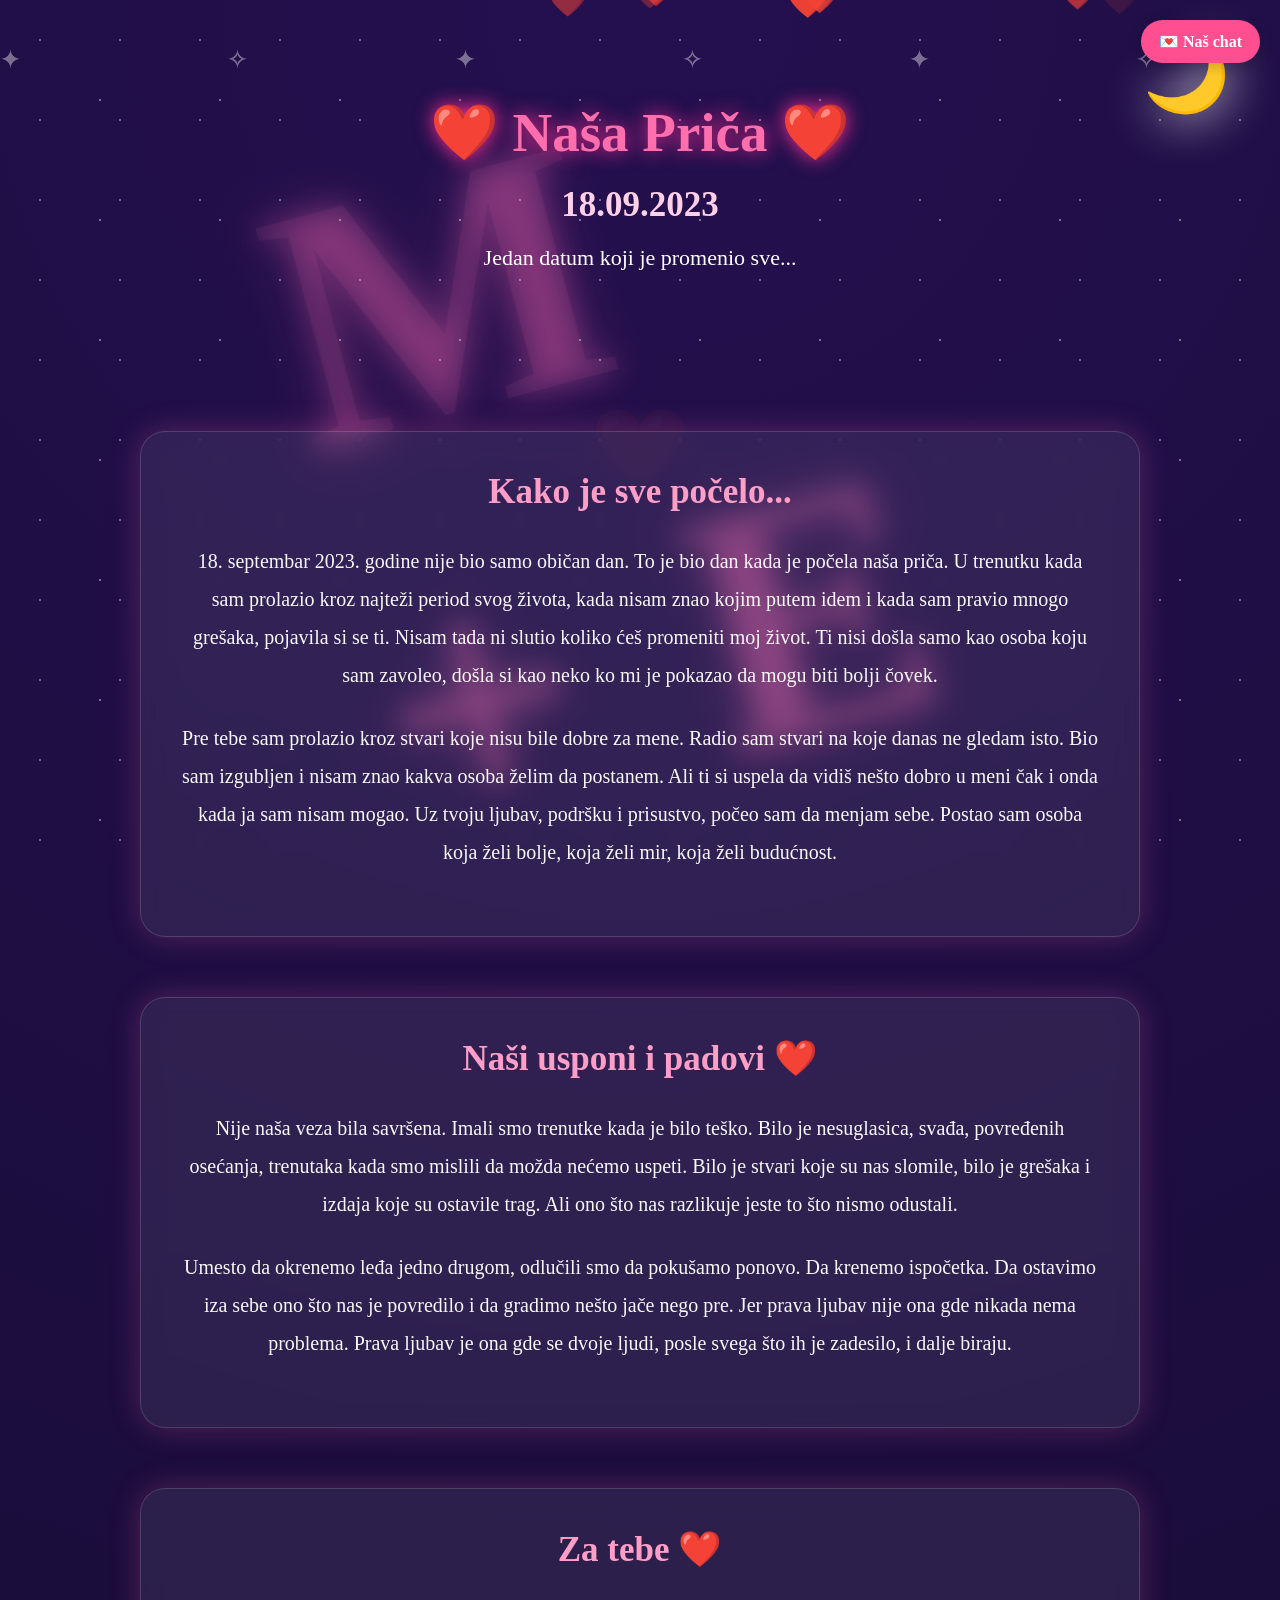
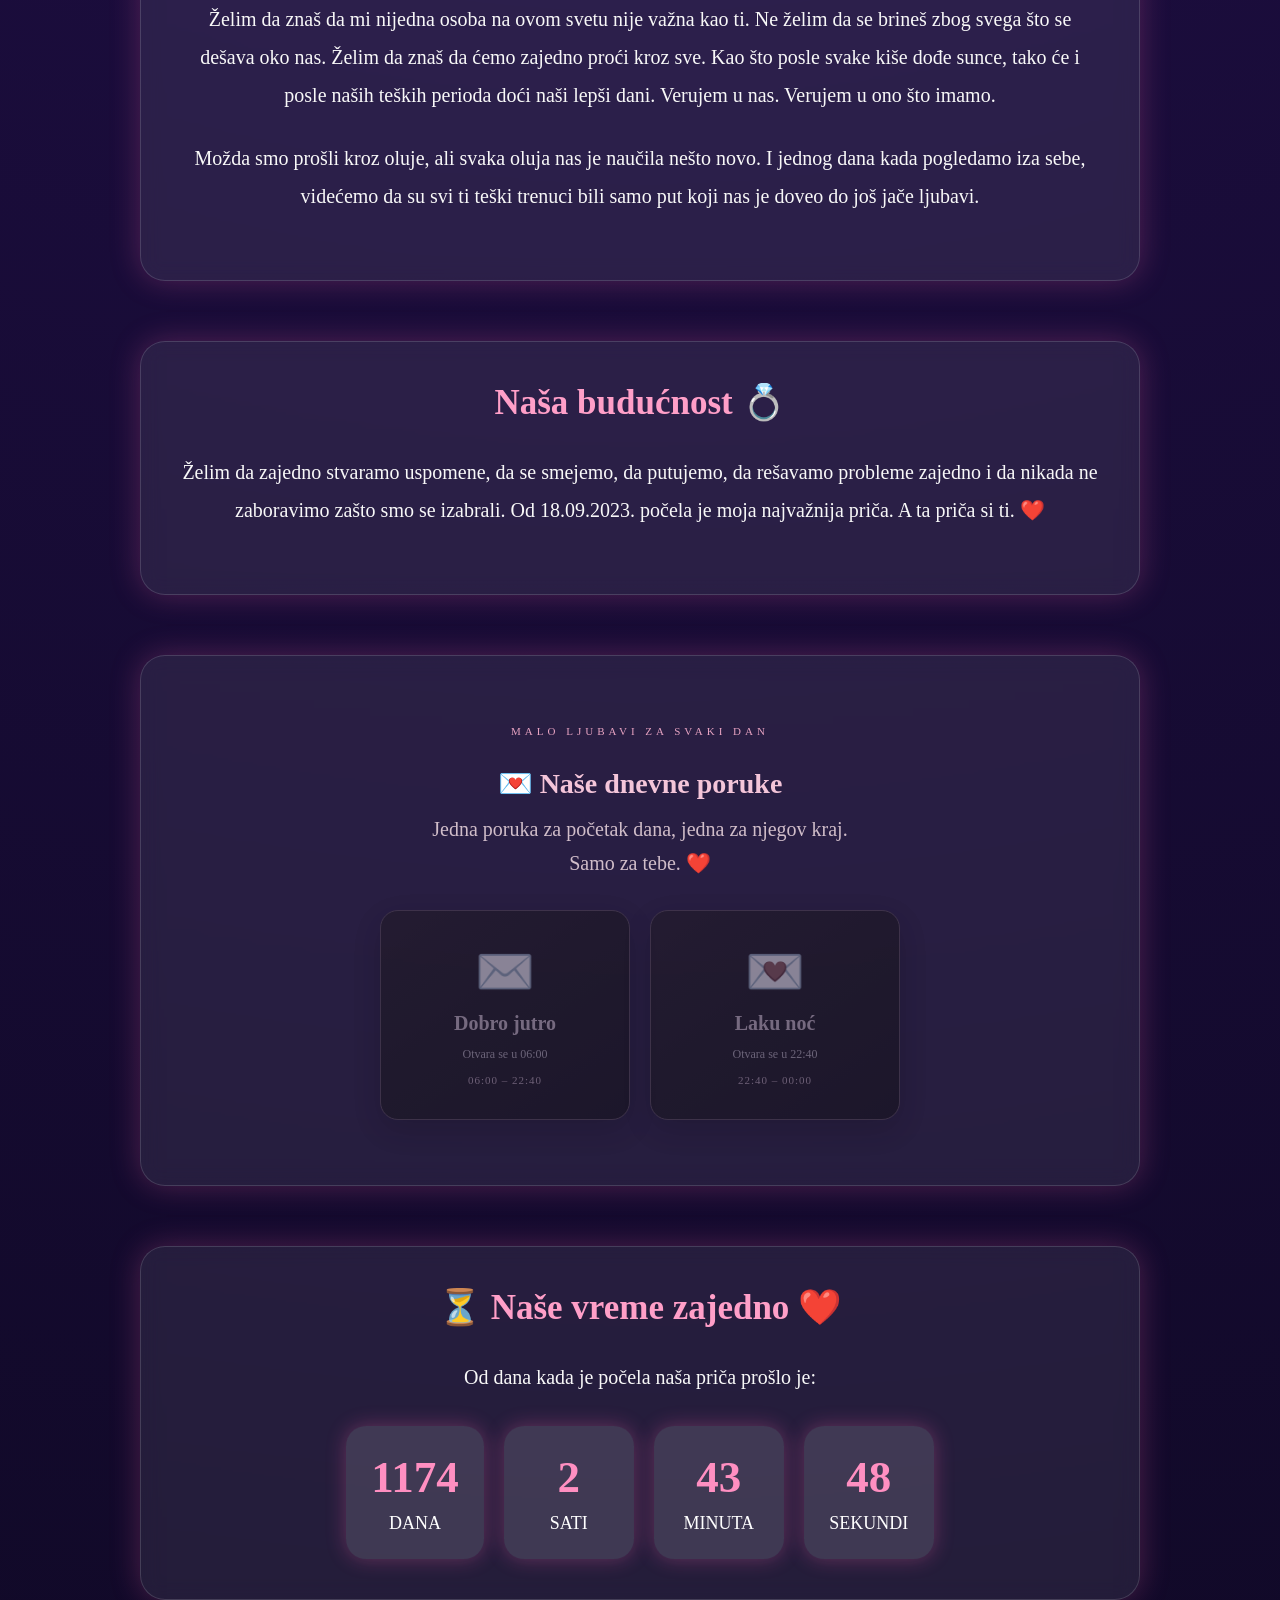
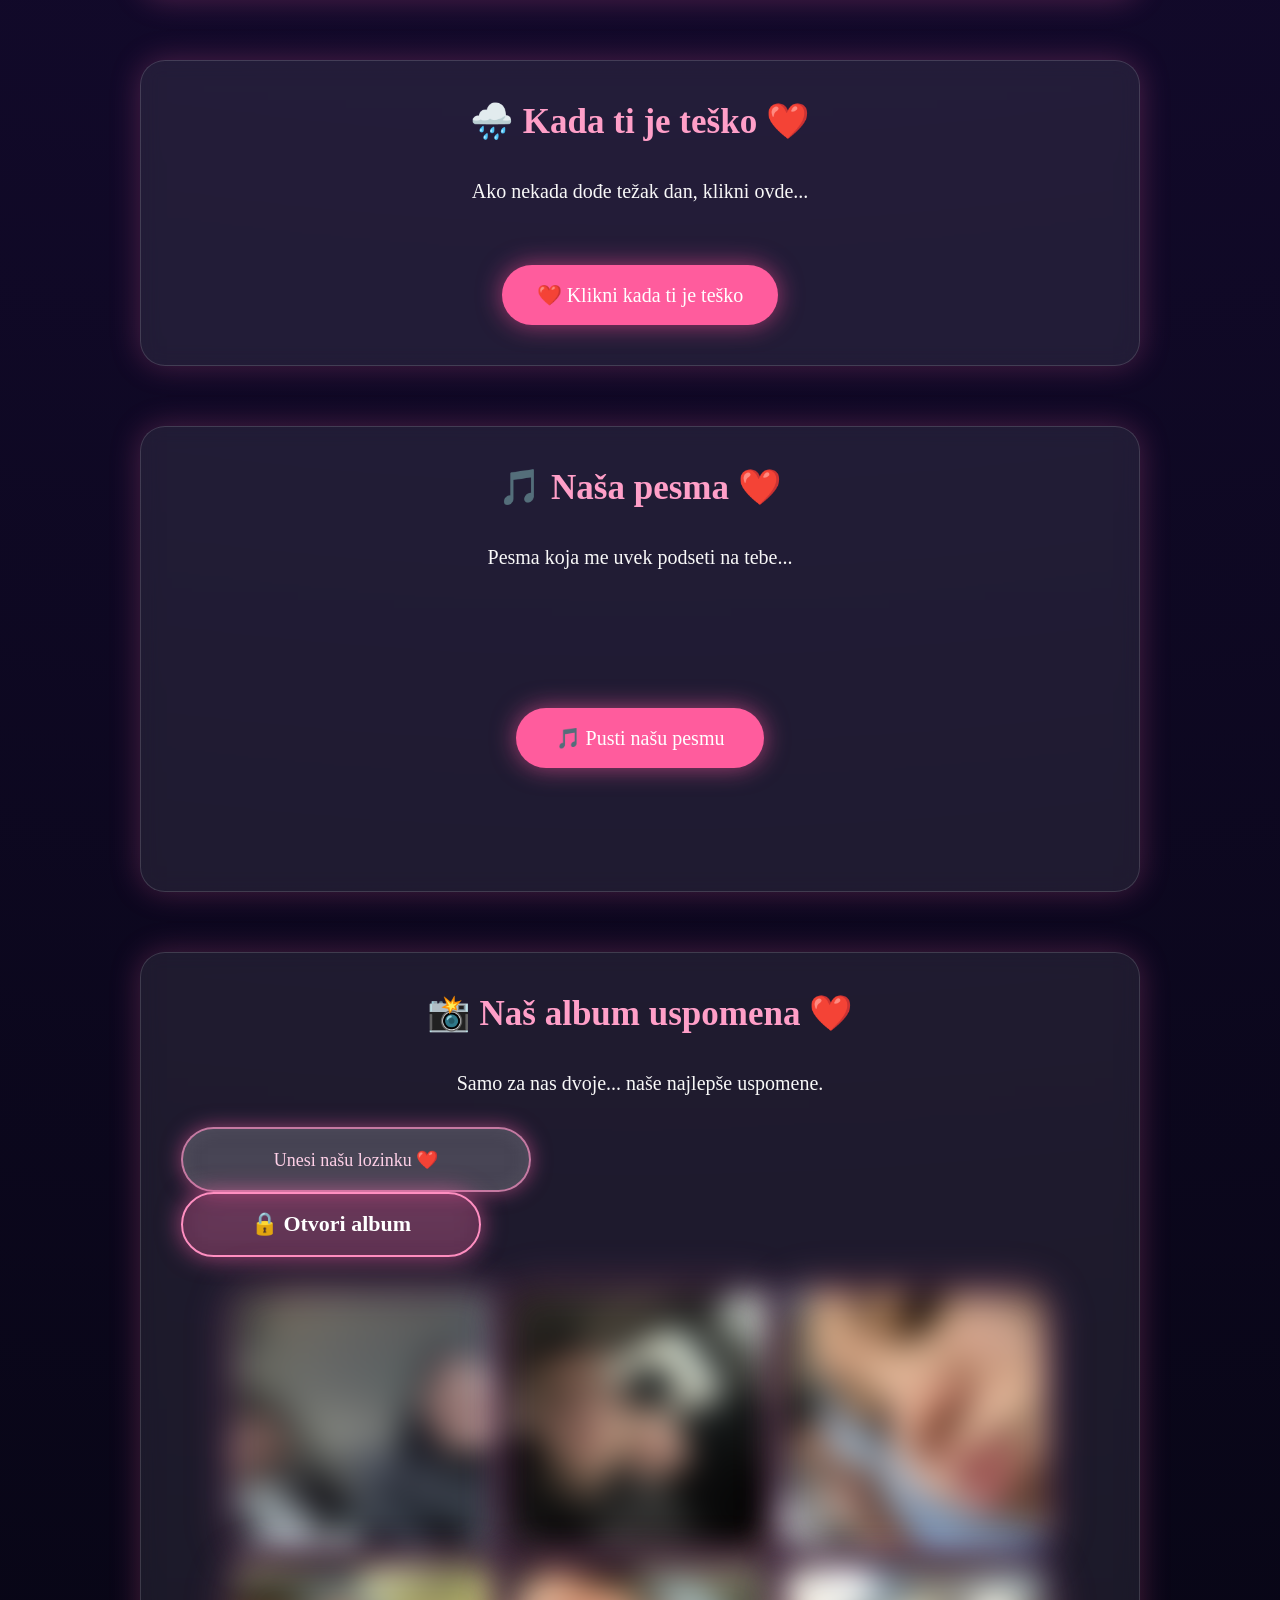
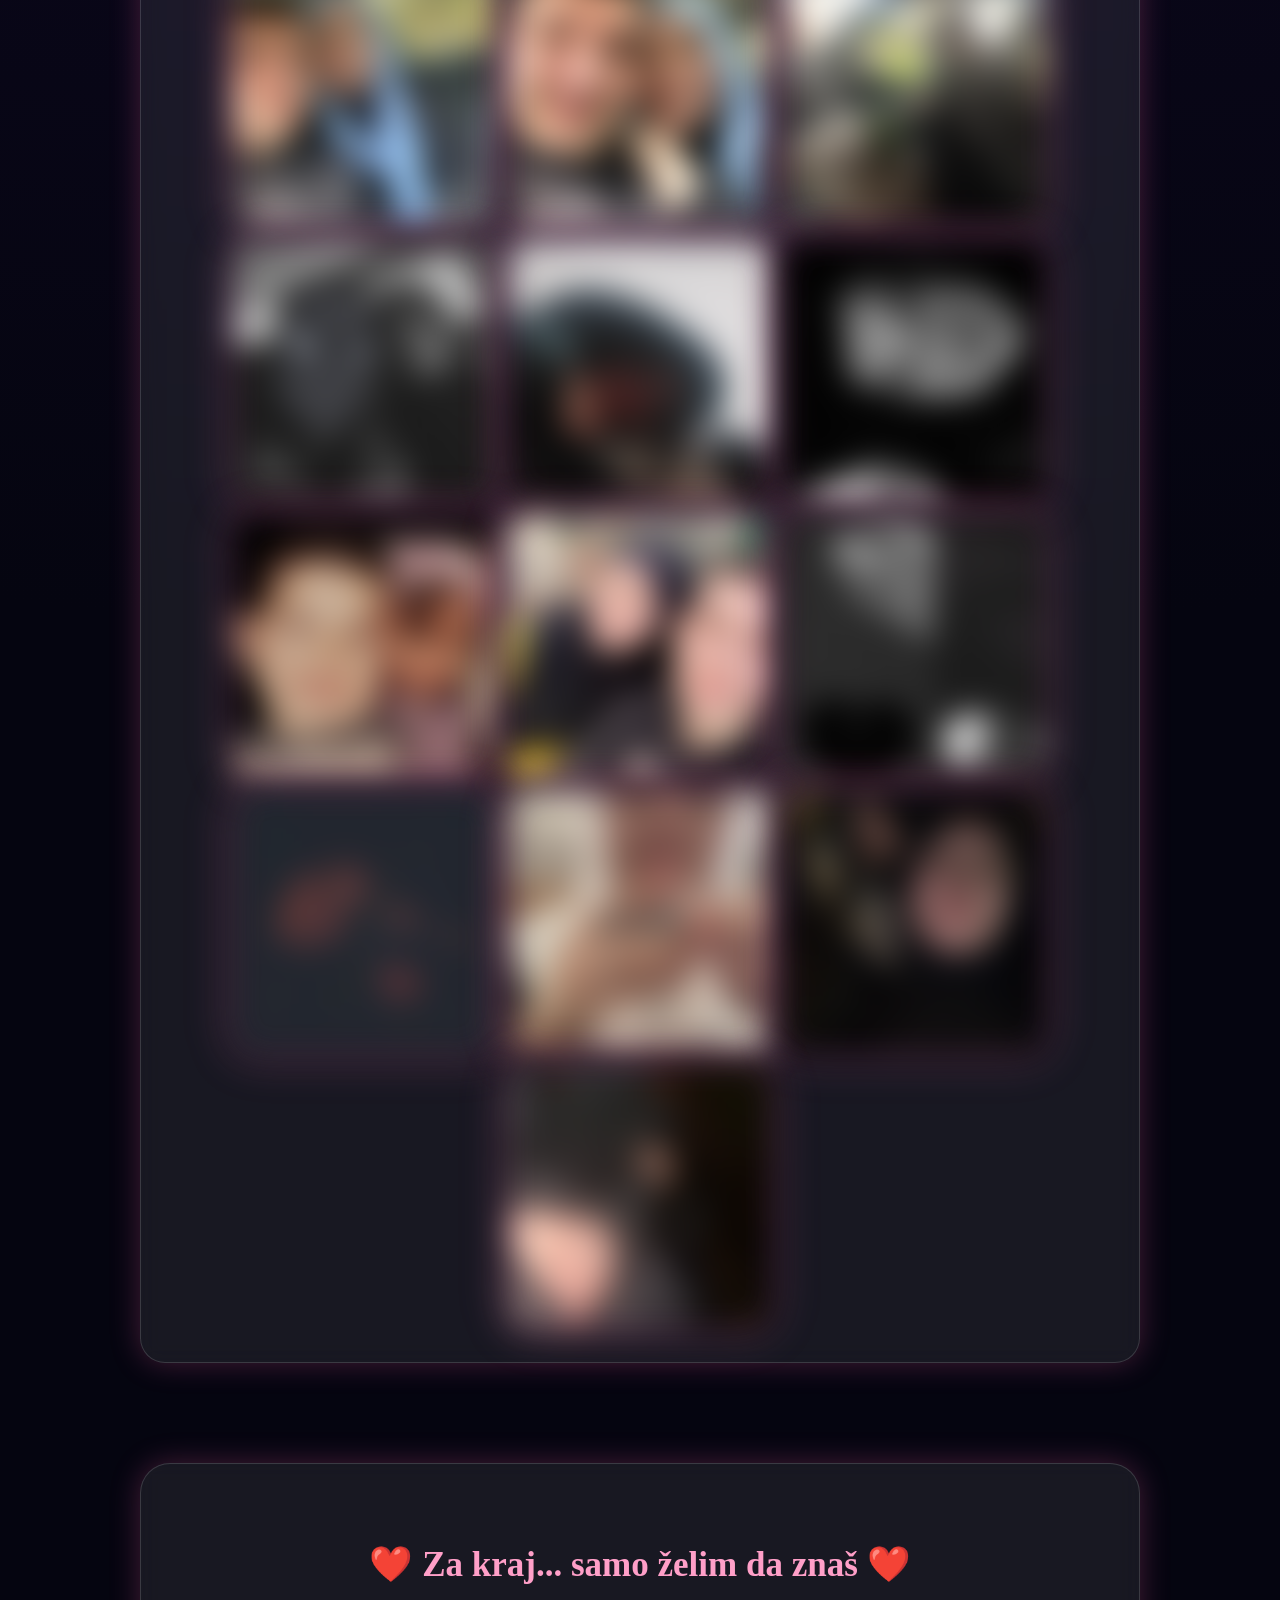
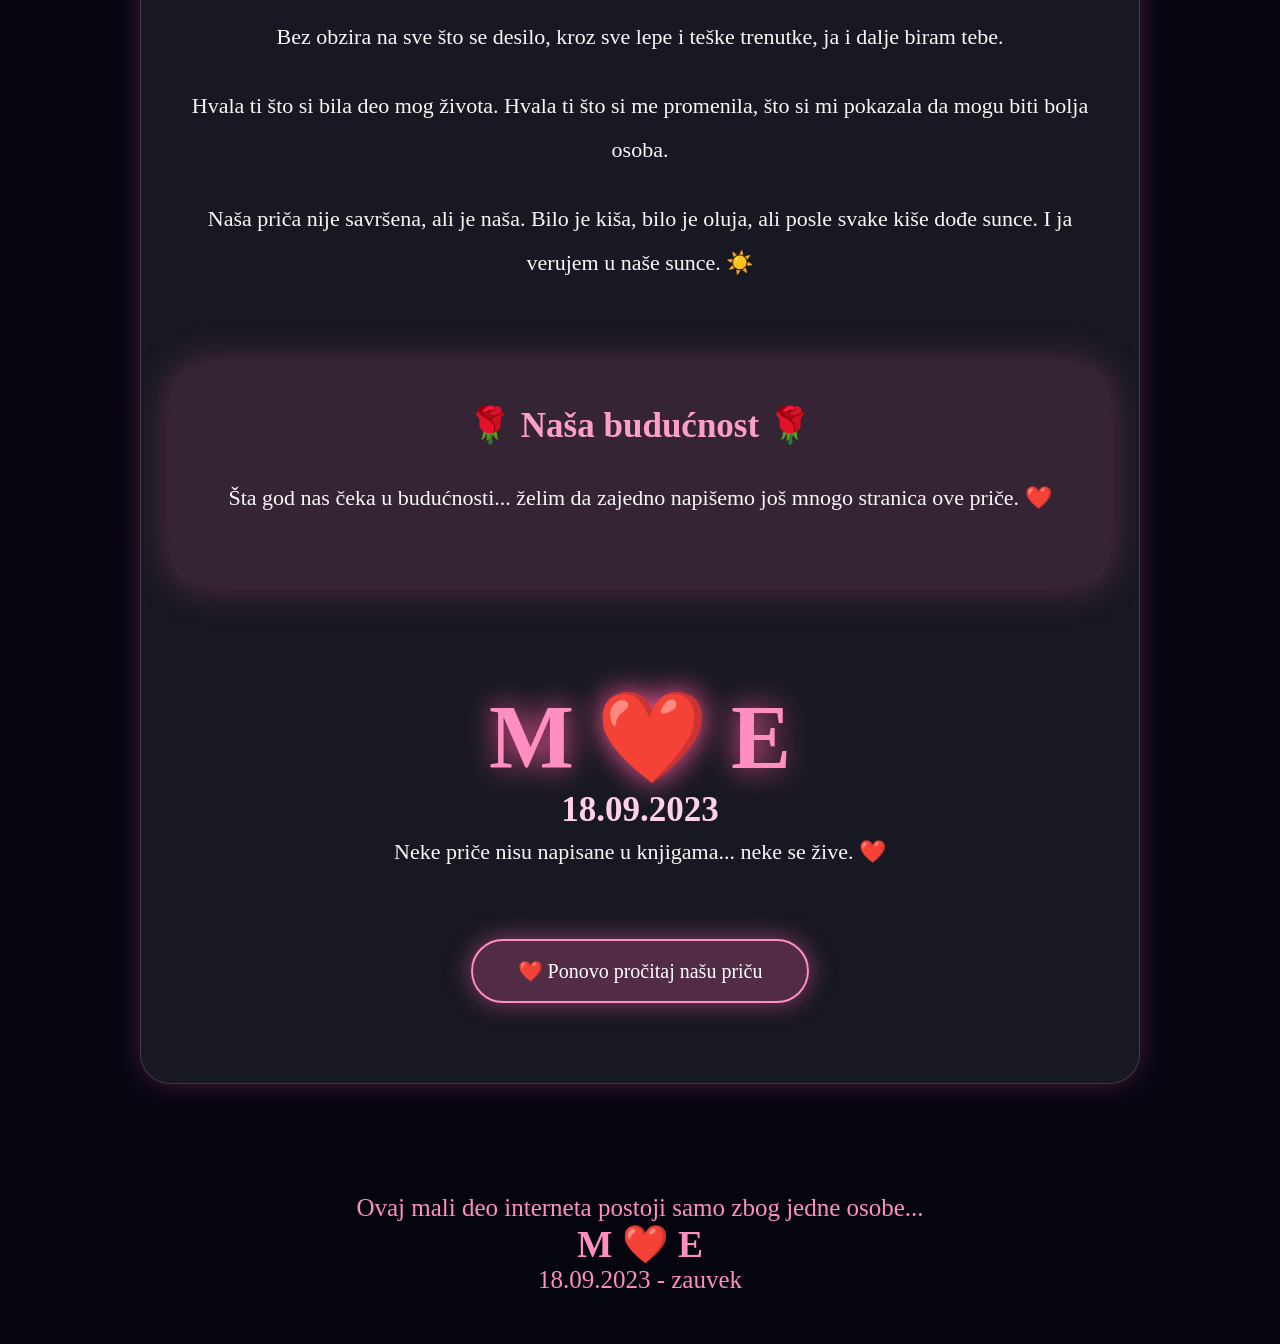
<file: index.html>
<!DOCTYPE html>
<html lang="sr">
<head>
<meta charset="UTF-8">
<meta name="viewport" content="width=device-width, initial-scale=1.0">

<title>M ❤️ E | Naša Priča</title>
<meta name="description" content="1809 — jedno posebno mesto, jedna posebna priča. ❤️">

<meta property="og:type" content="website">
<meta property="og:title" content="1809 ❤️">
<meta property="og:description" content="Jedno posebno mesto, samo za nas.">
<meta property="og:image" content="https://asterasites.github.io/1809/1809-preview.jpg">
<meta property="og:url" content="https://asterasites.github.io/1809/">
<meta property="og:site_name" content="1809">

<meta name="twitter:card" content="summary_large_image">
<meta name="twitter:title" content="1809 ❤️">
<meta name="twitter:description" content="Jedno posebno mesto, samo za nas.">
<meta name="twitter:image" content="https://asterasites.github.io/1809/1809-preview.jpg">
<link rel="stylesheet" href="style.css">
</head>

<body>

<div class="stars"></div>

<header>
<h1>❤️ Naša Priča ❤️</h1>
<h2>18.09.2023</h2>
<p>Jedan datum koji je promenio sve...</p>
</header>

<section class="intro">
<h2>Kako je sve počelo...</h2>

<p>
18. septembar 2023. godine nije bio samo običan dan.
To je bio dan kada je počela naša priča.
U trenutku kada sam prolazio kroz najteži period svog života,
kada nisam znao kojim putem idem i kada sam pravio mnogo grešaka,
pojavila si se ti.

Nisam tada ni slutio koliko ćeš promeniti moj život.

Ti nisi došla samo kao osoba koju sam zavoleo,
došla si kao neko ko mi je pokazao da mogu biti bolji čovek.
</p>

<p>
Pre tebe sam prolazio kroz stvari koje nisu bile dobre za mene.
Radio sam stvari na koje danas ne gledam isto.
Bio sam izgubljen i nisam znao kakva osoba želim da postanem.

Ali ti si uspela da vidiš nešto dobro u meni
čak i onda kada ja sam nisam mogao.

Uz tvoju ljubav, podršku i prisustvo,
počeo sam da menjam sebe.

Postao sam osoba koja želi bolje,
koja želi mir,
koja želi budućnost.
</p>
</section>

<section class="story">
<h2>Naši usponi i padovi ❤️</h2>

<p>
Nije naša veza bila savršena.
Imali smo trenutke kada je bilo teško.
Bilo je nesuglasica, svađa, povređenih osećanja,
trenutaka kada smo mislili da možda nećemo uspeti.

Bilo je stvari koje su nas slomile,
bilo je grešaka i izdaja koje su ostavile trag.

Ali ono što nas razlikuje jeste to što nismo odustali.
</p>

<p>
Umesto da okrenemo leđa jedno drugom,
odlučili smo da pokušamo ponovo.

Da krenemo ispočetka.

Da ostavimo iza sebe ono što nas je povredilo
i da gradimo nešto jače nego pre.

Jer prava ljubav nije ona gde nikada nema problema.

Prava ljubav je ona gde se dvoje ljudi,
posle svega što ih je zadesilo,
i dalje biraju.
</p>
</section>

<section class="love">
<h2>Za tebe ❤️</h2>

<p>
Želim da znaš da mi nijedna osoba na ovom svetu
nije važna kao ti.

Ne želim da se brineš zbog svega što se dešava oko nas.
Želim da znaš da ćemo zajedno proći kroz sve.

Kao što posle svake kiše dođe sunce,
tako će i posle naših teških perioda doći naši lepši dani.

Verujem u nas.
Verujem u ono što imamo.
</p>

<p>
Možda smo prošli kroz oluje,
ali svaka oluja nas je naučila nešto novo.

I jednog dana kada pogledamo iza sebe,
videćemo da su svi ti teški trenuci bili samo put
koji nas je doveo do još jače ljubavi.
</p>
</section>

<section class="future">
<h2>Naša budućnost 💍</h2>

<p>
Želim da zajedno stvaramo uspomene,
da se smejemo,
da putujemo,
da rešavamo probleme zajedno
i da nikada ne zaboravimo zašto smo se izabrali.

Od 18.09.2023. počela je moja najvažnija priča.

A ta priča si ti.

❤️
</p>
</section>

<!-- DNEVNE LJUBAVNE PORUKE -->

<section class="daily-letters">

<p class="daily-subtitle">MALO LJUBAVI ZA SVAKI DAN</p>

<h2>💌 Naše dnevne poruke</h2>

<p class="daily-description">
Jedna poruka za početak dana, jedna za njegov kraj.
Samo za tebe. ❤️
</p>

<div class="envelope-container">

<button class="envelope-card" id="morningEnvelope" type="button">
<span class="envelope-icon">✉️</span>
<strong>Dobro jutro</strong>
<small id="morningStatus">Otvara se u 06:00</small>
<span class="envelope-time">06:00 – 22:40</span>
</button>

<button class="envelope-card" id="nightEnvelope" type="button">
<span class="envelope-icon">💌</span>
<strong>Laku noć</strong>
<small id="nightStatus">Otvara se u 22:40</small>
<span class="envelope-time">22:40 – 00:00</span>
</button>

</div>
</section>

<!-- PROZOR U KOJEM SE PRIKAZUJE PORUKA -->

<div id="dailyMessageModal" class="daily-modal hidden" aria-hidden="true">

<div class="daily-message-box">

<button id="closeDailyMessage" class="daily-close" type="button">×</button>

<div class="daily-modal-heart">♡</div>

<h2 id="dailyMessageTitle">Za tebe ❤️</h2>

<p id="dailyMessageText"></p>

<div class="daily-modal-footer">SAMO NAŠE · M ❤️ E</div>

</div>
</div>

<section class="counter">

<h2>⏳ Naše vreme zajedno ❤️</h2>

<p>
Od dana kada je počela naša priča prošlo je:
</p>

<div id="timer">

<div>
<span id="days">0</span>
DANA
</div>

<div>
<span id="hours">0</span>
SATI
</div>

<div>
<span id="minutes">0</span>
MINUTA
</div>

<div>
<span id="seconds">0</span>
SEKUNDI
</div>

</div>
</section>

<section class="hard-times">

<h2>🌧️ Kada ti je teško ❤️</h2>

<p>
Ako nekada dođe težak dan, klikni ovde...
</p>

<button onclick="showMessage()">
❤️ Klikni kada ti je teško
</button>

<div id="hiddenMessage">

<p>
Znam da nekada nije lako.
Znam da postoje dani kada se čini da je sve protiv nas.

Ali želim da se setiš jedne stvari...

Prošli smo kroz mnogo toga.

Bilo je kiša, bilo je oluja, bilo je trenutaka kada smo mislili da nećemo uspeti.

Ali svaki put smo pronašli način da ustanemo.

Nemoj da se brineš zbog svega oko nas.
Veruj u ono što imamo.

Jer posle svake kiše dođe sunce,
a ja verujem da će naše sunce tek da zasija. ☀️

Ti si osoba koju biram ponovo,
svaki dan.

❤️
</p>

</div>
</section>

<section class="music">

<h2>🎵 Naša pesma ❤️</h2>

<p>
Pesma koja me uvek podseti na tebe...
</p>

<div class="music-area">

<audio id="song">
<source src="music/nasa-pesma.mp3" type="audio/mpeg">
</audio>

<button id="musicButton" onclick="playSong()">
🎵 Pusti našu pesmu
</button>

<div id="particles"></div>

</div>
</section>

<section class="album">

<h2>📸 Naš album uspomena ❤️</h2>

<p>
Samo za nas dvoje... naše najlepše uspomene.
</p>

<input
type="password"
id="albumPassword"
placeholder="Unesi našu lozinku ❤️">

<br>

<button onclick="openAlbum()">
🔒 Otvori album
</button>

<p id="wrongPassword"></p>

<div id="gallery" class="locked">

<img src="slike/slika1.jpg">
<img src="slike/slika2.jpg">
<img src="slike/slika3.jpg">
<img src="slike/slika4.jpg">

<img src="slike/slika5.jpg">
<img src="slike/slika6.jpg">
<img src="slike/slika7.jpg">
<img src="slike/slika8.jpg">

<img src="slike/slika9.jpg">
<img src="slike/slika10.jpg">
<img src="slike/slika11.jpg">
<img src="slike/slika12.jpg">

<img src="slike/slika13.jpg">
<img src="slike/slika14.jpg">
<img src="slike/slika15.jpg">
<img src="slike/slika16.jpg">

</div>
</section>

<section class="final-love">

<h2>❤️ Za kraj... samo želim da znaš ❤️</h2>

<p>
Bez obzira na sve što se desilo,
kroz sve lepe i teške trenutke,
ja i dalje biram tebe.
</p>

<p>
Hvala ti što si bila deo mog života.
Hvala ti što si me promenila,
što si mi pokazala da mogu biti bolja osoba.
</p>

<p>
Naša priča nije savršena,
ali je naša.

Bilo je kiša, bilo je oluja,
ali posle svake kiše dođe sunce.

I ja verujem u naše sunce. ☀️
</p>

<div class="future-message">

<h2>🌹 Naša budućnost 🌹</h2>

<p>
Šta god nas čeka u budućnosti...

želim da zajedno napišemo još mnogo stranica ove priče.

❤️
</p>

</div>

<div class="ending">

<h1>M ❤️ E</h1>

<h3>18.09.2023</h3>

<p>
Neke priče nisu napisane u knjigama...
neke se žive. ❤️
</p>

<button onclick="goTop()">
❤️ Ponovo pročitaj našu priču
</button>

</div>
</section>

<footer>

<p>
Ovaj mali deo interneta postoji samo zbog jedne osobe...
</p>

<h2>M ❤️ E</h2>

<p>18.09.2023 - zauvek</p>

</footer>

<!-- JAVASCRIPT FAJLOVI -->

<script src="script.js"></script>
<script src="dnevne-poruke-1809.js"></script>

<a href="chat.html" class="floating-chat">
💌 Naš chat
</a>

<div class="moon">🌙</div>
<div class="shooting-star"></div>

</body>
</html>
</file>
<file: style.css>
* {
    margin: 0;
    padding: 0;
    box-sizing: border-box;
    font-family: "Georgia", serif;
}

body {
    background: radial-gradient(circle at top, #24104f, #050510 70%);
    color: white;
    overflow-x: hidden;
    min-height: 100vh;
}


/* zvezde pozadina */

.stars {
    position: fixed;
    width: 100%;
    height: 100%;
    background-image:
    radial-gradient(white 1px, transparent 1px),
    radial-gradient(#ffffff 1px, transparent 1px);

    background-size: 80px 80px, 120px 120px;
    background-position: 0 0, 40px 40px;
    opacity: 0.4;
    animation: moveStars 60s linear infinite;
    z-index: -1;
}


@keyframes moveStars {

    from {
        transform: translateY(0);
    }

    to {
        transform: translateY(-500px);
    }

}


/* naslov */

header {

    text-align: center;
    padding: 100px 20px;

}


header h1 {

    font-size: 55px;
    color: #ff6fae;
    text-shadow: 0 0 20px #ff2f92;

}


header h2 {

    margin-top: 20px;
    font-size: 35px;
    color: #ffd1e8;

}


header p {

    margin-top: 20px;
    font-size: 22px;

}



/* sekcije */

section {

    width: 85%;
    max-width: 1000px;
    margin: 60px auto;
    padding: 40px;

    background: rgba(255,255,255,0.08);

    border-radius: 25px;

    backdrop-filter: blur(10px);

    box-shadow:
    0 0 30px rgba(255,100,170,0.25);

    border: 1px solid rgba(255,255,255,0.15);

    animation: fade 2s;

}



section h2 {

    text-align: center;
    color:#ff9fc8;
    font-size:35px;
    margin-bottom:30px;

}



section p {

    font-size:20px;
    line-height:1.9;
    text-align:center;
    color:#f8f8f8;
    margin-bottom:25px;

}



/* efekat pojavljivanja */


@keyframes fade {

from {

opacity:0;
transform:translateY(50px);

}

to {

opacity:1;
transform:translateY(0);

}

}


/* srce u footeru */

footer {

text-align:center;
padding:50px;
font-size:25px;
color:#ff8fbd;

}


/* mala srca koja svetle */

body::before {

content:"❤️";
position:fixed;
font-size:80px;
left:50%;
top:50%;
transform:translate(-50%,-50%);
opacity:0.05;
animation:pulse 3s infinite;

}



@keyframes pulse {

0% {

transform:translate(-50%,-50%) scale(1);

}

50% {

transform:translate(-50%,-50%) scale(1.3);

}

100% {

transform:translate(-50%,-50%) scale(1);

}

}


/* telefon */

@media(max-width:700px){

header h1 {

font-size:38px;

}


section {

width:92%;
padding:25px;

}


section p {

font-size:17px;

}

}
/* Brojač vremena */

.counter {

text-align:center;

}


#timer {

display:flex;
justify-content:center;
gap:20px;
flex-wrap:wrap;
margin-top:30px;

}


#timer div {

background:rgba(255,255,255,0.12);

padding:25px;

border-radius:20px;

min-width:130px;

font-size:18px;

box-shadow:0 0 20px rgba(255,100,170,0.3);

}


#timer span {

display:block;

font-size:45px;

color:#ff8fc1;

font-weight:bold;

margin-bottom:10px;

}
/* Elegantna slova M + E u pozadini ❤️ */

body::after {

content:"M + E";

position:fixed;

top:50%;
left:50%;

transform:translate(-50%,-50%) rotate(-15deg);

font-family:"Brush Script MT", "Segoe Script", cursive;

font-size:350px;

font-weight:bold;

color:rgba(255,120,180,0.08);

letter-spacing:20px;

z-index:-2;

pointer-events:none;

text-shadow:
0 0 30px rgba(255,100,180,0.3),
0 0 60px rgba(255,100,180,0.2);

animation: glowLetters 5s infinite alternate;

}


/* blago pulsiranje slova */

@keyframes glowLetters {

from {

opacity:0.4;

transform:translate(-50%,-50%) rotate(-15deg) scale(1);

}


to {

opacity:0.8;

transform:translate(-50%,-50%) rotate(-15deg) scale(1.05);

}

}
/* Dugme kada ti je tesko ❤️ */

.hard-times {

text-align:center;

}


.hard-times button {

margin-top:30px;

padding:18px 35px;

font-size:20px;

border:none;

border-radius:50px;

background:#ff5c9d;

color:white;

cursor:pointer;

box-shadow:0 0 25px rgba(255,80,150,0.6);

transition:0.4s;

}


.hard-times button:hover {

transform:scale(1.1);

box-shadow:0 0 40px rgba(255,80,150,1);

}



#hiddenMessage {

display:none;

margin-top:40px;

padding:30px;

background:rgba(255,255,255,0.1);

border-radius:25px;

animation:openLetter 1s;

}



@keyframes openLetter {

from {

opacity:0;

transform:scale(0.8);

}

to {

opacity:1;

transform:scale(1);

}

}
/* Koverta ljubavi 💌 */


.envelope {

width:320px;

height:220px;

background:#ff6fae;

margin:40px auto;

position:relative;

cursor:pointer;

border-radius:10px;

box-shadow:
0 0 30px rgba(255,100,170,0.5);

overflow:hidden;

transition:0.5s;

}



.envelope:hover {

transform:scale(1.05);

}



/* trougao koji se otvara */

.flap {

position:absolute;

top:0;

left:0;

width:0;

height:0;

border-left:160px solid transparent;

border-right:160px solid transparent;

border-top:120px solid #ff9fc8;

transform-origin:top;

transition:1s;

z-index:3;

}




.letter {

position:absolute;

background:white;

color:#444;

width:280px;

height:190px;

left:20px;

top:25px;

padding:20px;

border-radius:10px;

overflow:auto;

transition:1s;

z-index:2;

transform:translateY(120px);

opacity:0;

}



.letter p {

font-size:15px;

line-height:1.6;

text-align:center;

}



.envelope.open .flap {

transform:rotateX(180deg);

}



.envelope.open .letter {

transform:translateY(-60px);

opacity:1;

}



.click-text {

color:#ffb0d0;

font-size:20px;

}
/* Dugme za muziku 🎵 */


.music {

text-align:center;

}


.music button {

margin-top:25px;

padding:18px 40px;

border:none;

border-radius:50px;

font-size:20px;

background:#ff5c9d;

color:white;

cursor:pointer;

box-shadow:0 0 25px rgba(255,90,160,0.6);

transition:0.4s;

}


.music button:hover {

transform:scale(1.1);

box-shadow:0 0 45px rgba(255,90,160,1);

}
/* Muzika efekti 🎵❤️ */


.music-area {

position:relative;

height:250px;

display:flex;

justify-content:center;

align-items:center;

}



#musicButton {

position:relative;

z-index:5;

}



.note,
.date {

position:absolute;

font-size:35px;

animation:fly 5s linear infinite;

pointer-events:none;

}



.note {

color:#ff9fc8;

}



.date {

color:#ffd1e8;

font-size:28px;

font-weight:bold;

}



@keyframes fly {


0% {

transform:translateY(80px) rotate(0deg);

opacity:0;

}


20% {

opacity:1;

}


100% {

transform:translateY(-250px) rotate(360deg);

opacity:0;

}


}
/* Privatni album 📸🔒 */


#gallery {

display:flex;

justify-content:center;

gap:25px;

flex-wrap:wrap;

margin-top:40px;

transition:1s;

}



/* dok je zaključan */

#gallery.locked img {


filter:blur(15px);

transform:scale(1.05);

}



#gallery img {


width:250px;

height:250px;

object-fit:cover;

border-radius:20px;

box-shadow:
0 0 25px rgba(255,100,170,0.5);

transition:0.8s;


}



#gallery img:hover {


transform:scale(1.08);

}




/* kada se otključa */


#gallery.unlocked img {


filter:blur(0);


transform:scale(1);


}
/* Lepo polje za lozinku 🔒❤️ */


/* Animirano polje za lozinku 🔒❤️ */

.album input {

width:350px;

height:65px;

padding:0 30px;

border-radius:50px;

border:2px solid rgba(255,150,200,0.7);

background:rgba(255,255,255,0.12);

color:white;

font-size:22px;

text-align:center;

outline:none;

backdrop-filter:blur(15px);

box-shadow:
0 0 20px rgba(255,100,170,0.5),
inset 0 0 20px rgba(255,255,255,0.1);

transition:0.5s;

animation:passwordGlow 3s infinite alternate;

}


/* tekst kada se kuca */

.album input::placeholder {

color:#ffd1e8;

font-size:18px;

}



/* efekat kada klikneš */

.album input:focus {

transform:scale(1.08);

border-color:#ffb6d9;

box-shadow:
0 0 40px rgba(255,100,170,1);

}


/* nežno pulsiranje */

@keyframes passwordGlow {


from {

box-shadow:
0 0 15px rgba(255,100,170,0.4);

}


to {

box-shadow:
0 0 45px rgba(255,100,170,0.9);

}


}

.album input::placeholder {

color:#ffd1e8;

}



.album input:focus {

transform:scale(1.05);

box-shadow:
0 0 35px rgba(255,100,170,0.8);

border-color:#ff8fc1;

}
/* Animirano dugme za otvaranje albuma 🔒❤️ */

.album button {

width:300px;

height:65px;

border-radius:50px;

border:2px solid #ff8fc1;

background:rgba(255,90,160,0.25);

color:white;

font-size:22px;

font-weight:bold;

cursor:pointer;

backdrop-filter:blur(15px);

box-shadow:
0 0 25px rgba(255,100,170,0.6);

transition:0.5s;

animation:buttonGlow 3s infinite alternate;

}



.album button:hover {

transform:scale(1.1);

background:rgba(255,90,160,0.5);

box-shadow:
0 0 50px rgba(255,100,170,1);

}



/* pulsiranje svetla */

@keyframes buttonGlow {


from {

box-shadow:
0 0 15px rgba(255,100,170,0.5);

}


to {

box-shadow:
0 0 45px rgba(255,100,170,1);

}


}
/* Mesec 🌙 */

.moon {

position:fixed;

top:35px;

right:50px;

font-size:70px;

filter:drop-shadow(0 0 25px #fff);

z-index:-1;

animation:moonGlow 4s infinite alternate;

}


@keyframes moonGlow {

from {

filter:drop-shadow(0 0 15px white);

}


to {

filter:drop-shadow(0 0 45px #ffb6d9);

}

}



/* Zvezde koje trepere ⭐ */

.stars::before,
.stars::after {

content:"✦  ✧  ✦   ✧    ✦     ✧";

position:absolute;

width:100%;

height:100%;

font-size:25px;

color:white;

letter-spacing:100px;

line-height:120px;

animation:twinkle 3s infinite alternate;

}



@keyframes twinkle {

from {

opacity:0.3;

}


to {

opacity:1;

}

}



/* Zvezda padalica ☄️ */

.shooting-star {

position:fixed;

top:20%;

left:-100px;

width:120px;

height:3px;

background:linear-gradient(90deg,transparent,white);

border-radius:50%;

transform:rotate(-30deg);

opacity:0;

z-index:-1;

animation:shoot 8s infinite;

}



@keyframes shoot {


0% {

left:-150px;

top:20%;

opacity:0;

}


10% {

opacity:1;

}


25% {

left:80%;

top:50%;

opacity:0;

}


100% {

opacity:0;

}

}
/* Završna scena ❤️ */


.final-love {

text-align:center;

padding:80px 30px;

margin-top:100px;

background:
rgba(255,255,255,0.08);

border-radius:30px;

animation:finalAppear 3s;

}



.final-love p {

font-size:22px;

line-height:2;

}



.future-message {

margin-top:80px;

padding:40px;

border-radius:30px;

background:rgba(255,120,180,0.12);

box-shadow:

0 0 40px rgba(255,100,170,0.3);

}



/* Završni potpis */


.ending {

margin-top:100px;

}



.ending h1 {

font-size:90px;

color:#ff8fc1;

font-family:"Brush Script MT",
"Segoe Script",
cursive;

text-shadow:

0 0 30px #ff5c9d;

animation:heartGlow 3s infinite alternate;

}



.ending h3 {

font-size:35px;

color:#ffd1e8;

}



.ending button {

margin-top:40px;

padding:18px 45px;

border-radius:50px;

border:2px solid #ff8fc1;

background:rgba(255,100,170,0.25);

color:white;

font-size:20px;

cursor:pointer;

transition:0.5s;

box-shadow:

0 0 25px rgba(255,100,170,0.5);

}



.ending button:hover {

transform:scale(1.1);

box-shadow:

0 0 50px rgba(255,100,170,1);

}



@keyframes heartGlow {


from {

text-shadow:

0 0 20px #ff5c9d;

}


to {

text-shadow:

0 0 60px #ffb6d9;

}

}



@keyframes finalAppear {


from {

opacity:0;

transform:translateY(100px);

}


to {

opacity:1;

transform:translateY(0);

}

}
.floating-chat {
  position: fixed;
  top: 20px;
  right: 20px;
  z-index: 9999;
  background: #ff4f91;
  color: white;
  padding: 12px 18px;
  border-radius: 30px;
  text-decoration: none;
  font-weight: bold;
  box-shadow: 0 4px 15px rgba(0, 0, 0, 0.2);
  transition: 0.2s;
}

.floating-chat:hover {
  transform: scale(1.06);
  background: #e9367c;
}
/* DNEVNE LJUBAVNE KOVERTE */

.daily-letters {
    padding: 65px 20px;
    text-align: center;
}

.daily-subtitle {
    color: #e8a4c2;
    letter-spacing: 4px;
    font-size: 11px;
}

.daily-letters h2 {
    color: #f4c5d9;
    font-size: 28px;
    margin: 12px 0;
}

.daily-description {
    color: #d0bdc9;
    line-height: 1.7;
    max-width: 420px;
    margin: 0 auto 30px;
}

.envelope-container {
    display: flex;
    justify-content: center;
    flex-wrap: wrap;
    gap: 20px;
    max-width: 650px;
    margin: auto;
}

.envelope-card {
    width: 250px;
    min-height: 210px;
    padding: 25px 15px;
    border: 1px solid #70465e;
    border-radius: 18px;
    background: linear-gradient(145deg, #251823, #120e15);
    color: white;
    cursor: pointer;
    display: flex;
    flex-direction: column;
    align-items: center;
    justify-content: center;
    gap: 12px;
    transition: .3s;
    box-shadow: 0 10px 30px #0005;
}

.envelope-card:not(:disabled):hover {
    transform: translateY(-7px);
    border-color: #e8a4c2;
    box-shadow: 0 12px 35px #d77ba333;
}

.envelope-icon {
    font-size: 48px;
}

.envelope-card strong {
    color: #f3bfd5;
    font-size: 20px;
}

.envelope-card small {
    color: #c8b5c3;
    font-size: 12px;
}

.envelope-time {
    color: #e5a4c1;
    font-size: 11px;
    letter-spacing: 1px;
}

.envelope-card.is-locked {
    opacity: .45;
    filter: grayscale(.7);
    cursor: not-allowed;
}

.daily-modal {
    position: fixed;
    inset: 0;
    z-index: 99999;
    background: rgba(0,0,0,.88);
    display: flex;
    align-items: center;
    justify-content: center;
    padding: 20px;
    backdrop-filter: blur(9px);
}

.daily-modal.hidden {
    display: none;
}

.daily-message-box {
    position: relative;
    width: 100%;
    max-width: 420px;
    padding: 45px 25px 30px;
    text-align: center;
    border: 1px solid #88536f;
    border-radius: 22px;
    background: linear-gradient(145deg, #2d1d2c, #130e16);
    box-shadow: 0 0 50px #d77ba322;
    animation: letterAppear .35s ease;
}

@keyframes letterAppear {
    from { opacity: 0; transform: scale(.85); }
    to { opacity: 1; transform: scale(1); }
}

.daily-close {
    position: absolute;
    top: 12px;
    right: 17px;
    border: none;
    background: none;
    color: #f1c1d7;
    font-size: 30px;
    cursor: pointer;
}

.daily-modal-heart {
    color: #eaa3c2;
    font-size: 48px;
}

.daily-message-box h2 {
    color: #f4c3d8;
    margin: 12px 0 20px;
}

.daily-message-box p {
    color: #fff0f7;
    font-size: 19px;
    line-height: 1.8;
}

.daily-modal-footer {
    margin-top: 30px;
    color: #d995b4;
    font-size: 10px;
    letter-spacing: 3px;
}
</file>
